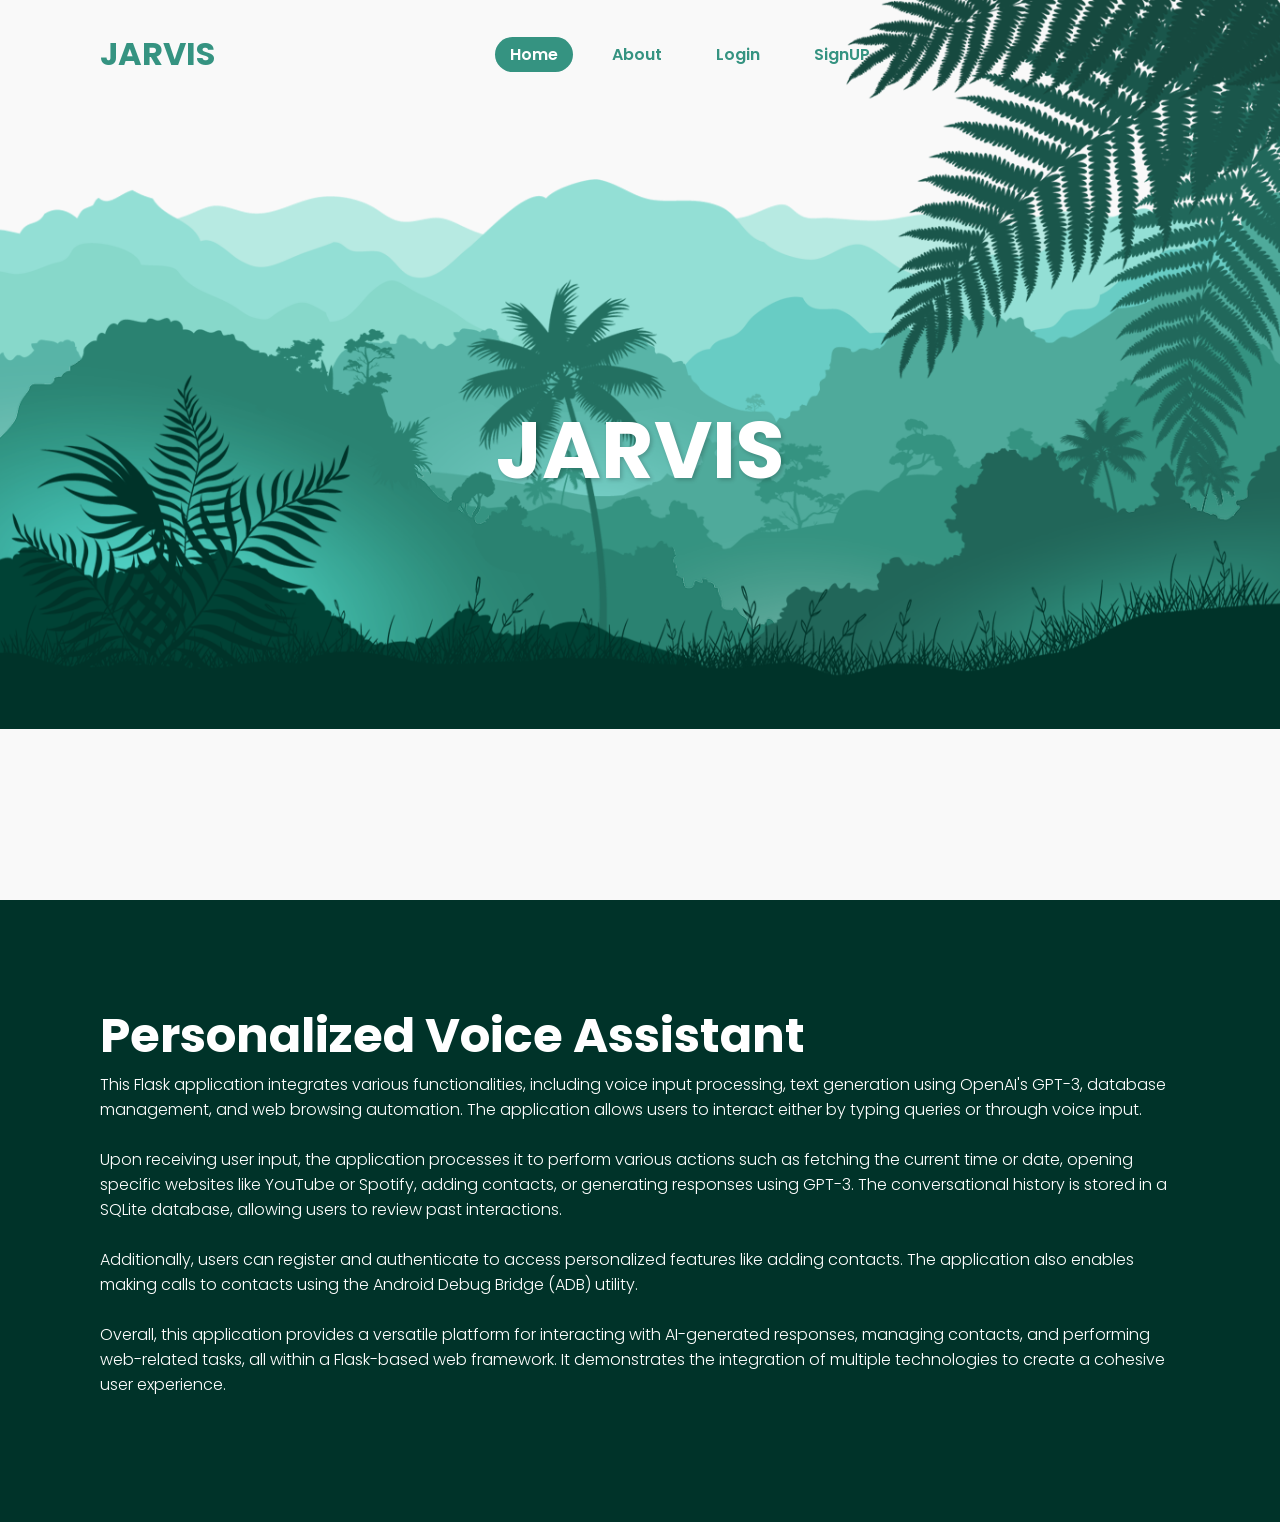
<file: templates/index.html>
<!DOCTYPE html>
<html lang="en">
  <head>
    <meta charset="UTF-8" />
    <meta http-equiv="X-UA-Compatible" content="IE=edge" />
    <meta name="viewport" content="width=device-width, initial-scale=1.0" />
    <title>main</title>
    <link rel="stylesheet" href="../static/index.css" />
  </head>
  <body>
    <header>
      <h2 class="logo">JARVIS</h2>
      <nav class="navigation">
        <a href="/" class="active">Home</a>
        <a href="#" id="about-link">About</a>
        <a href="..\login" id="login-link">Login</a>
        <a href="..\registration" id="login-link">SignUP</a>
      </nav>
    </header>
    <section class="parallax">
      <img src="../static/hill1.png" id="hill1" />
      <img src="../static/hill2.png" id="hill2" />
      <img src="../static/hill3.png" id="hill3" />
      <img src="../static/hill4.png" id="hill4" />
      <img src="../static/hill5.png" id="hill5" />
      <img src="../static/tree.png" id="tree" />
      <h2 id="text">JARVIS</h2>
      <img src="../static/leaf.png" id="leaf" />
      <img src="../static/plant.png" id="plant" />
    </section>
    <section class="sec" id="about">
      <h2>Personalized Voice Assistant</h2>
      <p>This Flask application integrates various functionalities, including voice input processing, text generation using OpenAI's GPT-3, database management, and web browsing automation. The application allows users to interact either by typing queries or through voice input.<br><br>

        Upon receiving user input, the application processes it to perform various actions such as fetching the current time or date, opening specific websites like YouTube or Spotify, adding contacts, or generating responses using GPT-3. The conversational history is stored in a SQLite database, allowing users to review past interactions.<br><br>
        
        Additionally, users can register and authenticate to access personalized features like adding contacts. The application also enables making calls to contacts using the Android Debug Bridge (ADB) utility.<br><br>
        
        Overall, this application provides a versatile platform for interacting with AI-generated responses, managing contacts, and performing web-related tasks, all within a Flask-based web framework. It demonstrates the integration of multiple technologies to create a cohesive user experience.<br><br>
      </p>
    <script src="../static/index.js"></script>
  </body>
</html>
</file>
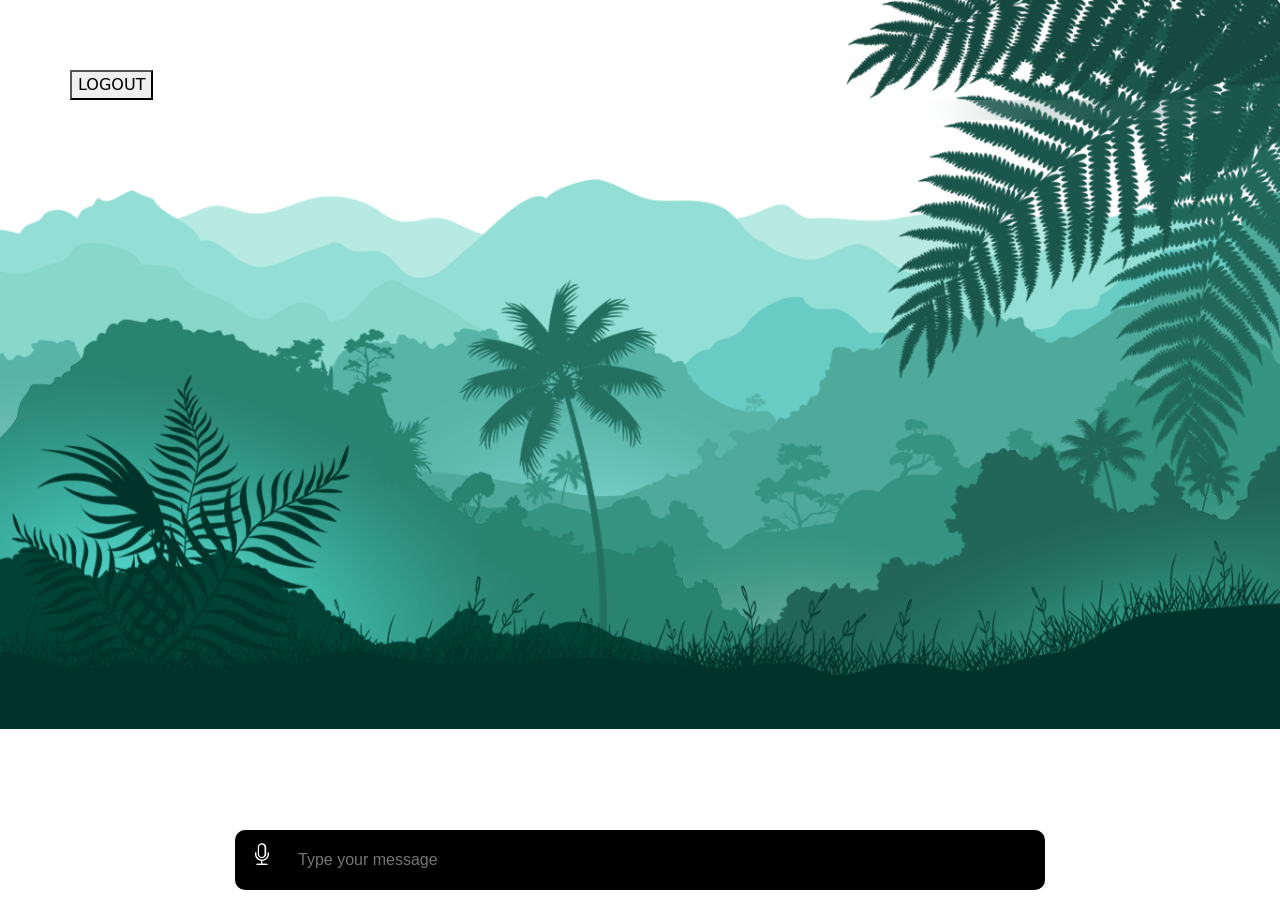
<file: templates/home.html>
<!DOCTYPE html>
<html lang="en">
  <head>
    <meta charset="UTF-8" />
    <meta name="viewport" content="width=device-width, initial-scale=1.0" />
    <title>Chat with Jarvis</title>
    <!-- Bootstrap -->
    <link
      href="https://cdn.jsdelivr.net/npm/bootstrap@5.0.2/dist/css/bootstrap.min.css"
      rel="stylesheet"
      integrity="sha384-EVSTQN3/azprG1Anm3QDgpJLIm9Nao0Yz1ztcQTwFspd3yD65VohhpuuCOmLASjC"
      crossorigin="anonymous"
    />
    <link
      href="https://cdn.jsdelivr.net/npm/bootstrap@5.3.3/dist/css/bootstrap.min.css"
      rel="stylesheet"
      integrity="sha384-QWTKZyjpPEjISv5WaRU9OFeRpok6YctnYmDr5pNlyT2bRjXh0JMhjY6hW+ALEwIH"
      crossorigin="anonymous"
    />
    <script src="https://ajax.googleapis.com/ajax/libs/jquery/3.5.1/jquery.min.js"></script>

    <script src="../static/home.js"></script>
    <style>
      @import url("https://cdn.jsdelivr.net/npm/bootstrap-icons@1.3.0/font/bootstrap-icons.css");

      .main {
        border-color: white;
        border-radius: 40px;
        border-width: 4px;
        margin: 50px;
        height: 800px;
        padding: 20px;
      }
      .logo {
        margin-left: 20px;
        margin-top: 10px;
        color: black;
        font-weight: bolder;
        text-decoration: none;
      }

      #conversation {
        border: black;
        border: 10px;
        font-weight: bolder;
        padding: 10px;
        z-index: 9999;
        border-radius: 10px;
        overflow-y: auto; /* Enable scrolling if content exceeds container height */
        max-height: calc(100% - 150px); /* Limit conversation height */
        backdrop-filter: blur(30px); /* Adjust the blur amount as needed */
      }

      #input-container {
        display: flex;
        align-items: center;
        margin-top: 10px; /* Space between conversation and input */
      }

      #user_input {
        padding: 10px;
        border: 1px solid #ccc; /* Light gray border */
        border-radius: 5px;
        margin-right: 10px; /* Space between input and submit button */
      }
      #submit {
        background-color: #007bff; /* Bootstrap primary color */
        color: white;
        border: none;
        font-size: medium;
        padding-right: 20px;
        border-radius: 5px;
        cursor: pointer;
        margin-left: -30px; /* Adjust the negative margin to move the button slightly to the left */
      }

      /* Mic button icon */
      .bi-mic-fill {
        font-size: 24px; /* Adjust size as needed */
        height: 30px;
        width: 40px;
      }
      /* Button hover effect */
      #submit:hover {
        background-color: #0056b3; /* Darken color on hover */
      }
      #input-container {
        position: fixed;
        bottom: 10px;
        left: 50%;
        transform: translateX(-50%);
        text-align: center;
        background-color: black; /* Adjusted background color */
        padding: 10px;
        border-radius: 10px;
        width: 90vh;
      }

      #input-container input[type="text"] {
        width: 70%; /* Adjusted width */
        padding: 8px; /* Adjusted padding */
        margin-right: 180px; /* Added margin */
        border: none;
        border-radius: 5px;
        font-family: "Poppins", sans-serif;
        outline: none;
        background-color: #000; /* Adjusted background color */
        color: white;
        margin-left: 10px;
      }

      #input-container button {
        background-color: black; /* Adjusted background color */
        color: white;
        border: none;
        border-radius: 5px;
        padding-top: 2px;
        width: 35px;
        cursor: pointer;
        outline: none;
      }

      #input-container button:hover {
        background-color: black; /* Adjusted hover color */
      }

      #mic-voice {
        width: 15px;
        height: 40px;
        margin-top: -20px; /* Adjust as needed */
      }
      #submit {
        width: 120px;
        height: 40px;
        margin-top: 0px; /* Adjust as needed */
      }
      .parallax img {
        position: absolute;
        top: 0;
        left: 0;
        width: 100%;
        pointer-events: none;
        z-index: -1; /* Set z-index to a negative value to place it behind everything */
      }
    </style>
  </head>
  <body>
    <section class="parallax">
      <img src="../static/hill1.png" id="hill1" />
      <img src="../static/hill2.png" id="hill2" />
      <img src="../static/hill3.png" id="hill3" />
      <img src="../static/hill4.png" id="hill4" />
      <img src="../static/hill5.png" id="hill5" />
      <img src="../static/tree.png" id="tree" />
      <img src="../static/leaf.png" id="leaf" />
      <img src="../static/plant.png" id="plant" />
    </section>
    <div class="main">
      <a href="/"><button id="logout">LOGOUT</button></a>
      <div class="logout"></div>
      <div id="conversation"></div>
      <div id="input-container">
        <div id="mic-buttons">
          <button id="mic-voice">
            <i class="bi bi-mic" style="font-size: 22px; margin-right: 5px"></i>
          </button>
        </div>
        <input type="text" id="user_input" placeholder="Type your message" />
        <button id="submit" style="display: none">Submit</button>
      </div>
    </div>
  </body>
</html>
</file>
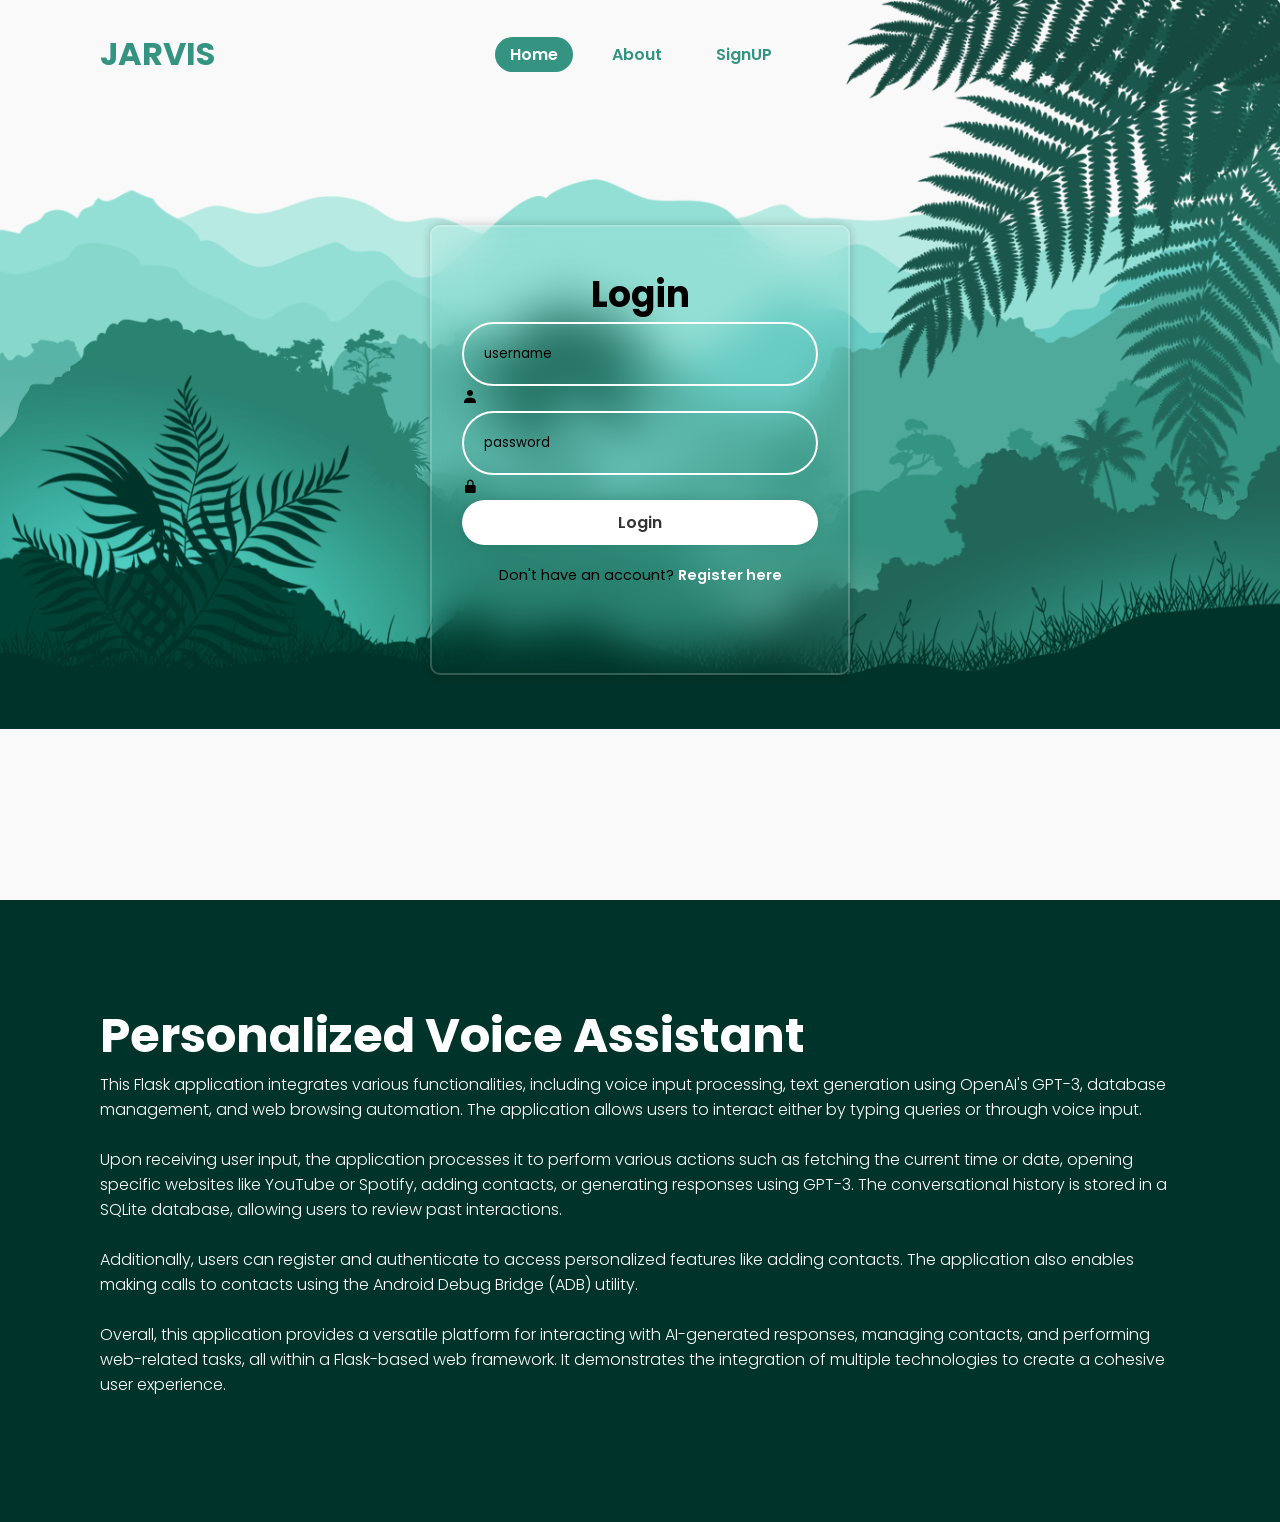
<file: templates/login.html>
<!DOCTYPE html>
<html lang="en">
  <head>
    <meta charset="UTF-8" />
    <meta name="viewport" content="width=device-width, initial-scale=1.0" />
    <title>Jarvis</title>
    <link rel="preconnect" href="https://fonts.googleapis.com" />
    <link rel="preconnect" href="https://fonts.gstatic.com" crossorigin />
    
    <link href='https://unpkg.com/boxicons@2.1.4/css/boxicons.min.css' rel='stylesheet'>
    <link rel="stylesheet" href="../static/login.css">
<script>
  document.addEventListener("DOMContentLoaded", function () {
    document.getElementById("about-link").addEventListener("click", function (event) {
      event.preventDefault();
      document.querySelector("#about").scrollIntoView({ behavior: "smooth" });
    });
  });
</script>
  </head>
  <body>
    <header>
      <h2 class="logo">JARVIS</h2>
      <nav class="navigation">
        <a href="/" class="active">Home</a>
        <a href="#about" id="about-link">About</a>
        <a href="../registration" id="login-link">SignUP</a>
      </nav>
    </header>
    <section class="parallax">
      <img src="../static/hill1.png" id="hill1" />
      <img src="../static/hill2.png" id="hill2" />
      <img src="../static/hill3.png" id="hill3" />
      <img src="../static/hill4.png" id="hill4" />
      <img src="../static/hill5.png" id="hill5" />
      <img src="../static/tree.png" id="tree" />
      <img src="../static/leaf.png" id="leaf" />
      <img src="../static/plant.png" id="plant" />
    </section>
    <div class="wrapper">
      <h1>Login</h1>
      <form action="/login" method="post">
        <div class="input-box">
          <input name="username" placeholder="username" required />
          <i class="bx bxs-user"></i>
        </div>
        <div class="input-box">
          <input type="password" id="password" name="password" placeholder="password" required />

          <i class="bx bxs-lock-alt"></i>
        </div>
        <input type="submit" class="btn" value="Login" />
        <div class="register-link">
        <p>
          Don't have an account? <a href="/registration">Register here</a>
        </div>
      </form>
      </p>
    </div>
    <section class="sec" id="about">
      <h2>Personalized Voice Assistant</h2>
      <p>This Flask application integrates various functionalities, including voice input processing, text generation using OpenAI's GPT-3, database management, and web browsing automation. The application allows users to interact either by typing queries or through voice input.<br><br>

        Upon receiving user input, the application processes it to perform various actions such as fetching the current time or date, opening specific websites like YouTube or Spotify, adding contacts, or generating responses using GPT-3. The conversational history is stored in a SQLite database, allowing users to review past interactions.<br><br>
        
        Additionally, users can register and authenticate to access personalized features like adding contacts. The application also enables making calls to contacts using the Android Debug Bridge (ADB) utility.<br><br>
        
        Overall, this application provides a versatile platform for interacting with AI-generated responses, managing contacts, and performing web-related tasks, all within a Flask-based web framework. It demonstrates the integration of multiple technologies to create a cohesive user experience.<br><br>
      </p>
      </p>
    </section>
  </body>
</html>
</file>
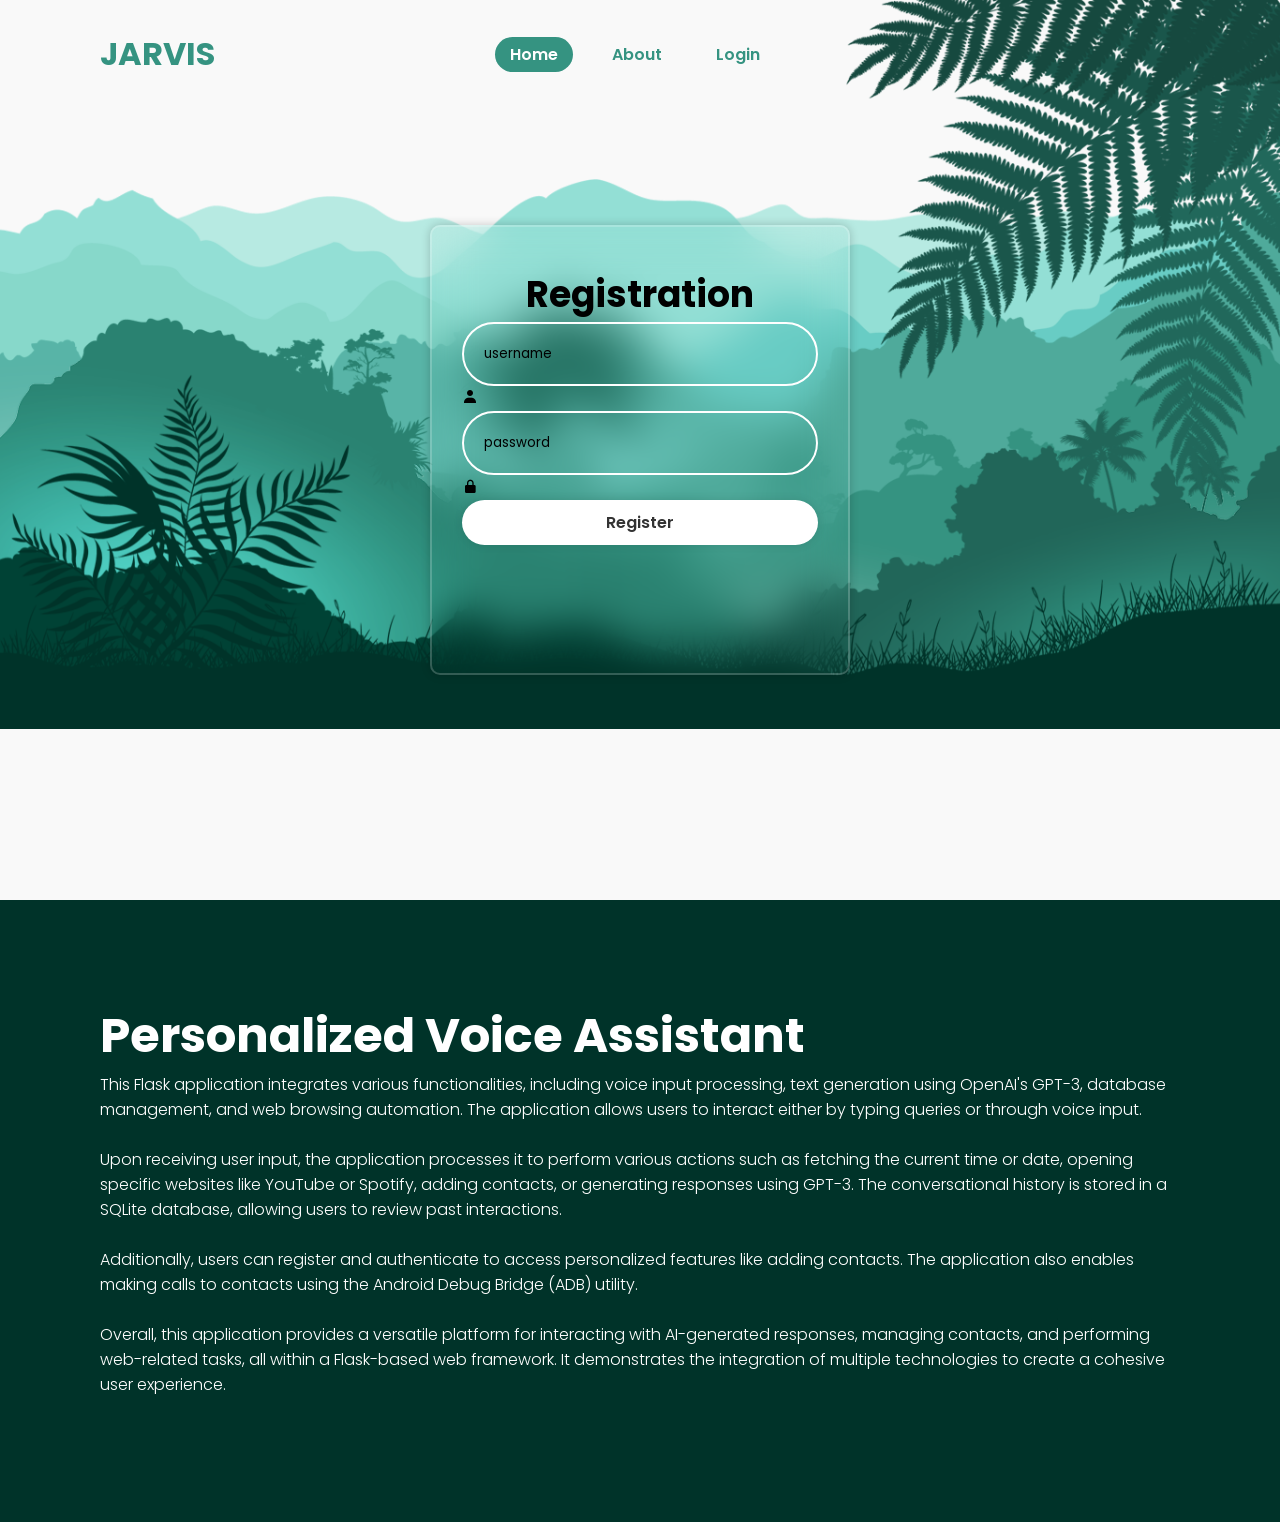
<file: templates/registration.html>
<!DOCTYPE html>
<html lang="en">
  <head>
    <meta charset="UTF-8" />
    <meta name="viewport" content="width=device-width, initial-scale=1.0" />
    <title>Registration</title>
    <link rel="preconnect" href="https://fonts.googleapis.com" />
    <link rel="preconnect" href="https://fonts.gstatic.com" crossorigin />
    <link
      href="https://fonts.googleapis.com/css2?family=Sedan+SC&display=swap"
      rel="stylesheet"
    />
    <link rel="stylesheet" href="../static/registration.css" />
    <link
      href="https://unpkg.com/boxicons@2.1.4/css/boxicons.min.css"
      rel="stylesheet"
    />
    <script>
    
  document.addEventListener("DOMContentLoaded", function () {
    document.getElementById("about-link").addEventListener("click", function (event) {
      event.preventDefault();
      document.querySelector("#about").scrollIntoView({ behavior: "smooth" });
    });
  });
</script>

    </script>
  </head>
  <body>
    <header>
      <h2 class="logo">JARVIS</h2>
      <nav class="navigation">
        <a href="/" class="active">Home</a>
        <a href="#" id="about-link">About</a>
        <a href="/login" id="login-link">Login</a>
      </nav>
    </header>
    <section class="parallax">
      <img src="/static/hill1.png" id="hill1" />
      <img src="/static/hill2.png" id="hill2" />
      <img src="/static/hill3.png" id="hill3" />
      <img src="/static/hill4.png" id="hill4" />
      <img src="/static/hill5.png" id="hill5" />
      <img src="/static/tree.png" id="tree" />
      <img src="/static/leaf.png" id="leaf" />
      <img src="/static/plant.png" id="plant" />
    </section>
    <div class="wrapper">
      <h1>Registration</h1>
      <form action="/registration" method="post">
        <div class="input-box">
          <input
            type="text"
            id="username"
            name="username"
            placeholder="username"
            required
          />
          <i class="bx bxs-user"></i>
        </div>
        <div class="input-box">
          <input
            type="password"
            id="password"
            name="password"
            placeholder="password"
            required
          />
          <i class="bx bxs-lock-alt"></i>
        </div>
        <input type="submit" class="btn" value="Register" />
      </form>
    </div>
    <section class="sec" id="about">
      <h2>Personalized Voice Assistant</h2>
      <p>This Flask application integrates various functionalities, including voice input processing, text generation using OpenAI's GPT-3, database management, and web browsing automation. The application allows users to interact either by typing queries or through voice input.<br><br>

        Upon receiving user input, the application processes it to perform various actions such as fetching the current time or date, opening specific websites like YouTube or Spotify, adding contacts, or generating responses using GPT-3. The conversational history is stored in a SQLite database, allowing users to review past interactions.<br><br>
        
        Additionally, users can register and authenticate to access personalized features like adding contacts. The application also enables making calls to contacts using the Android Debug Bridge (ADB) utility.<br><br>
        
        Overall, this application provides a versatile platform for interacting with AI-generated responses, managing contacts, and performing web-related tasks, all within a Flask-based web framework. It demonstrates the integration of multiple technologies to create a cohesive user experience.<br><br>
      </p>
    </section>
  </body>
</html>
</file>
<file: static/index.css>
@import url("https://fonts.googleapis.com/css2?family=Poppins:wght@300;400;500;600;700;800;900&display=swap");

* {
  margin: 0;
  padding: 0;
  box-sizing: border-box;
  font-family: "Poppins", sans-serif;
}
body {
  background: #f9f9f9;
  min-height: 100vh;
  overflow-x: hidden;
}

header {
  position: absolute;
  top: 0;
  left: 0;
  width: 100%;
  padding: 30px 100px;
  display: flex;
  justify-content: flex-start;
  align-items: center;
  z-index: 100;
}

.logo {
  font-size: 2em;
  color: #359381;
  pointer-events: none;
  margin-right: 270px;
}

.navigation a {
  text-decoration: none;
  color: #359381;
  padding: 6px 15px;
  border-radius: 20px;
  margin: 0 10px;
  font-weight: 600;
}

.navigation a:hover,
.navigation a.active {
  background: #359381;
  color: #fff;
}

.parallax {
  position: relative;
  display: flex;
  justify-content: center;
  align-items: center;
  height: 100vh;
}

#text {
  position: absolute;
  font-size: 5em;
  color: #fff;
  text-shadow: 2px 2px 4px rgba(0, 0, 0, 0.2);
}

.parallax img {
  position: absolute;
  top: 0;
  left: 0;
  width: 100%;
  pointer-events: none;
}

.sec {
  position: relative;
  background: #003329;
  padding: 100px;
}

.sec h2 {
  font-size: 3em;
  color: #fff;
  margin-bottom: 10pxs;
}

.sec p {
  font-size: 1em;
  color: #fff;
  font-weight: 300;
}

.wrapper {
  width: 420px;
  background: transparent;
  color: #fff;
  border: 2px solid rgba(255, 255, 255, 0.2);
  backdrop-filter: blur(20px);
  box-shadow: 0 0 10px rgba(0, 0, 0, 0.2);
  padding: 40px 30px;
  border-radius: 10px;
}
</file>
<file: static/login.css>
@import url("https://fonts.googleapis.com/css2?family=Poppins:wght@300;400;500;600;700;800;900&display=swap");

* {
  margin: 0;
  padding: 0;
  box-sizing: border-box;
  font-family: "Poppins", sans-serif;
}
body {
  background: #f9f9f9;
  min-height: 100vh;
}

header {
  position: absolute;
  top: 0;
  left: 0;
  width: 100%;
  padding: 30px 100px;
  display: flex;
  justify-content: flex-start;
  align-items: center;
  z-index: 100;
}

.logo {
  font-size: 2em;
  color: #359381;
  pointer-events: none;
  margin-right: 270px;
}

.navigation a {
  text-decoration: none;
  color: #359381;
  padding: 6px 15px;
  border-radius: 20px;
  margin: 0 10px;
  font-weight: 600;
}

.navigation a:hover,
.navigation a.active {
  background: #359381;
  color: #fff;
}

.parallax {
  position: relative;
  display: flex;
  justify-content: center;
  align-items: center;
  height: 100vh;
}

#text {
  position: absolute;
  font-size: 5em;
  color: #fff;
  text-shadow: 2px 2px 4px rgba(0, 0, 0, 0.2);
}

.parallax img {
  position: absolute;
  top: 0;
  left: 0;
  width: 100%;
  pointer-events: none;
}

.sec {
  position: relative;
  background: #003329;
  padding: 100px;
}

.sec h2 {
  font-size: 3em;
  color: #fff;
  margin-bottom: 10pxs;
}

.sec p {
  font-size: 1em;
  color: #fff;
  font-weight: 300;
}

.wrapper {
  width: 420px;
  background: transparent;
  color: #fff;
  border: 2px solid rgba(255, 255, 255, 0.2);
  backdrop-filter: blur(20px);
  box-shadow: 0 0 10px rgba(0, 0, 0, 0.2);
  padding: 40px 30px;
  border-radius: 10px;
  position: absolute;
  top: 25%;
  left: 25%;
  bottom: 25%;
  right: 25%;
  margin: auto;
}
.wrapper {
  width: 420px;
  background: transparent;
  color: #000000;
  border: 2px solid rgba(255, 255, 255, 0.2);
  backdrop-filter: blur(20px);
  box-shadow: 0 0 10px rgba(0, 0, 0, 0.2);
  padding: 40px 30px;
  border-radius: 10px;
}
.wrapper h1 {
  font-size: 36px;
  text-align: center;
}
.input-box input {
  width: 100%;
  height: 100%;
  background: transparent;
  border: none;
  outline: none;
  border: 2px solid rgba(255, 255, 255, 255);
  border-radius: 40px;
  padding: 20px 45px 20px 20px;
}
.input-box input::placeholder {
  color: black;
}
.input-box input i {
  position: absolute;
  right: 20px;
  top: 50%;
  transform: translateY(-50%);
  font-size: 20px;
}
.wrapper .btn {
  width: 100%;
  height: 45px;
  background: #fff;
  border: none;
  outline: none;
  border-radius: 40px;
  box-shadow: 0 0 10px rgba(0, 0, 0, 0.1);
  cursor: pointer;
  font-size: 16px;
  color: #333;
  font-weight: 600;
}
.wrapper .register-link {
  font-size: 14.5px;
  text-align: center;
  margin: 20px 0 15px;
}
.register-link p a {
  color: #fff;
  text-decoration: none;
  font-weight: 600;
}

.register-link p a:hover {
  text-decoration: underline;
}
</file>
<file: static/registration.css>
@import url("https://fonts.googleapis.com/css2?family=Poppins:wght@300;400;500;600;700;800;900&display=swap");

* {
  margin: 0;
  padding: 0;
  box-sizing: border-box;
  font-family: "Poppins", sans-serif;
}
body {
  background: #f9f9f9;
  min-height: 100vh;
}

header {
  position: absolute;
  top: 0;
  left: 0;
  width: 100%;
  padding: 30px 100px;
  display: flex;
  justify-content: flex-start;
  align-items: center;
  z-index: 100;
}

.logo {
  font-size: 2em;
  color: #359381;
  pointer-events: none;
  margin-right: 270px;
}

.navigation a {
  text-decoration: none;
  color: #359381;
  padding: 6px 15px;
  border-radius: 20px;
  margin: 0 10px;
  font-weight: 600;
}

.navigation a:hover,
.navigation a.active {
  background: #359381;
  color: #fff;
}

.parallax {
  position: relative;
  display: flex;
  justify-content: center;
  align-items: center;
  height: 100vh;
}

#text {
  position: absolute;
  font-size: 5em;
  color: #fff;
  text-shadow: 2px 2px 4px rgba(0, 0, 0, 0.2);
}

.parallax img {
  position: absolute;
  top: 0;
  left: 0;
  width: 100%;
  pointer-events: none;
}

.sec {
  position: relative;
  background: #003329;
  padding: 100px;
}

.sec h2 {
  font-size: 3em;
  color: #fff;
  margin-bottom: 10pxs;
}

.sec p {
  font-size: 1em;
  color: #fff;
  font-weight: 300;
}

.wrapper {
  width: 420px;
  background: transparent;
  color: #fff;
  border: 2px solid rgba(255, 255, 255, 0.2);
  backdrop-filter: blur(20px);
  box-shadow: 0 0 10px rgba(0, 0, 0, 0.2);
  padding: 40px 30px;
  border-radius: 10px;
  position: absolute;
  top: 25%;
  left: 25%;
  bottom: 25%;
  right: 25%;
  margin: auto;
}
.wrapper {
  width: 420px;
  background: transparent;
  color: #000000;
  border: 2px solid rgba(255, 255, 255, 0.2);
  backdrop-filter: blur(20px);
  box-shadow: 0 0 10px rgba(0, 0, 0, 0.2);
  padding: 40px 30px;
  border-radius: 10px;
}
.wrapper h1 {
  font-size: 36px;
  text-align: center;
}
.input-box input {
  width: 100%;
  height: 100%;
  background: transparent;
  border: none;
  outline: none;
  border: 2px solid rgba(255, 255, 255, 255);
  border-radius: 40px;
  padding: 20px 45px 20px 20px;
}
.input-box input::placeholder {
  color: black;
}
.input-box input i {
  position: absolute;
  right: 20px;
  top: 50%;
  transform: translateY(-50%);
  font-size: 20px;
}
.wrapper .btn {
  width: 100%;
  height: 45px;
  background: #fff;
  border: none;
  outline: none;
  border-radius: 40px;
  box-shadow: 0 0 10px rgba(0, 0, 0, 0.1);
  cursor: pointer;
  font-size: 16px;
  color: #333;
  font-weight: 600;
}
.wrapper .register-link {
  font-size: 14.5px;
  text-align: center;
  margin: 20px 0 15px;
}
.register-link p a {
  color: #fff;
  text-decoration: none;
  font-weight: 600;
}

.register-link p a:hover {
  text-decoration: underline;
}
</file>
